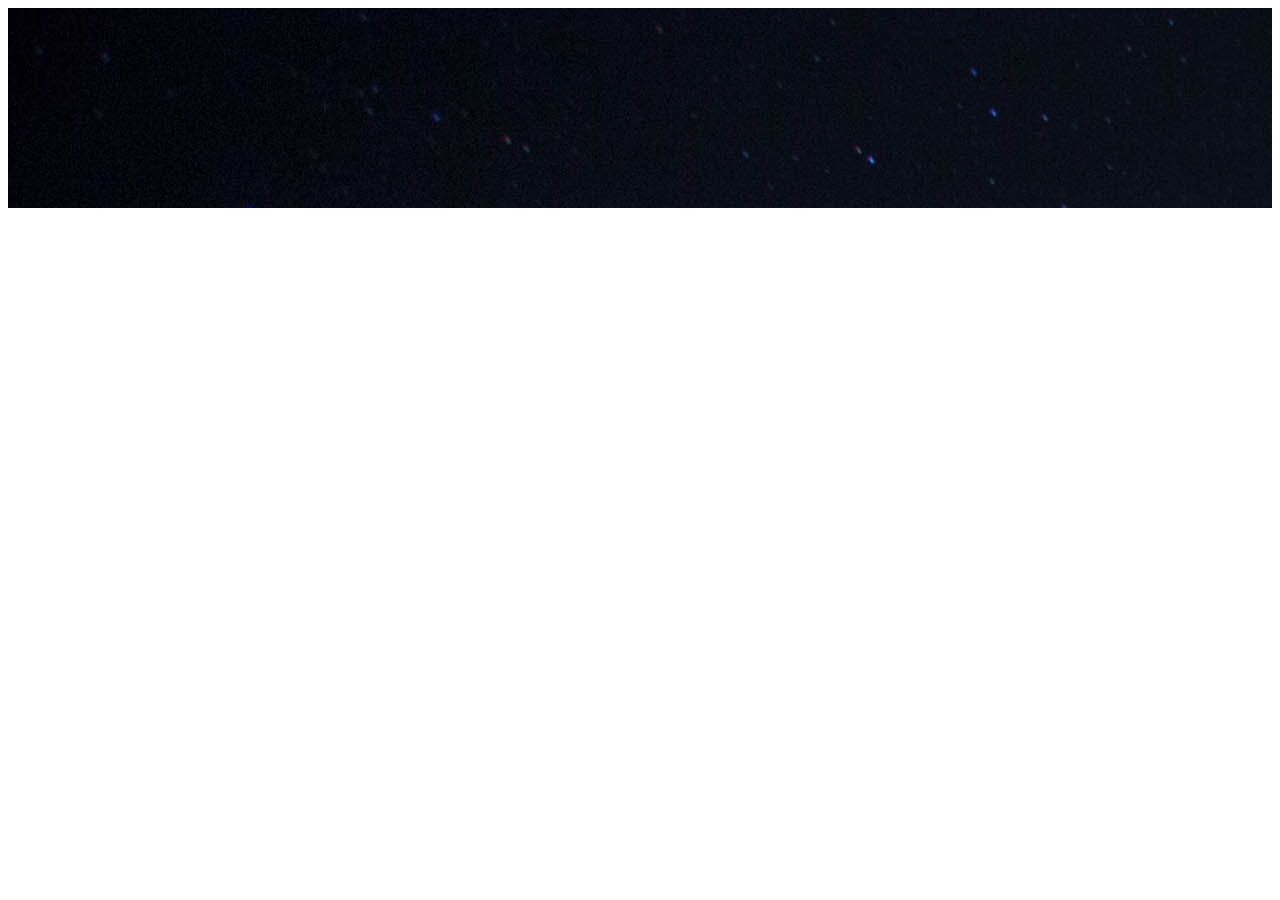
<file: bginfinitescroll/index.html>
<!DOCTYPE html>

<html>

<head>
	<title>ahhh yehhh</title>

	<link type="text/css" rel="stylesheet" href="style.css">
	
</head>

<body>


<div id="tech-slideshow">
    <div id="tech-slideshow-1"></div>
</div>

</body>

</html>
</file>
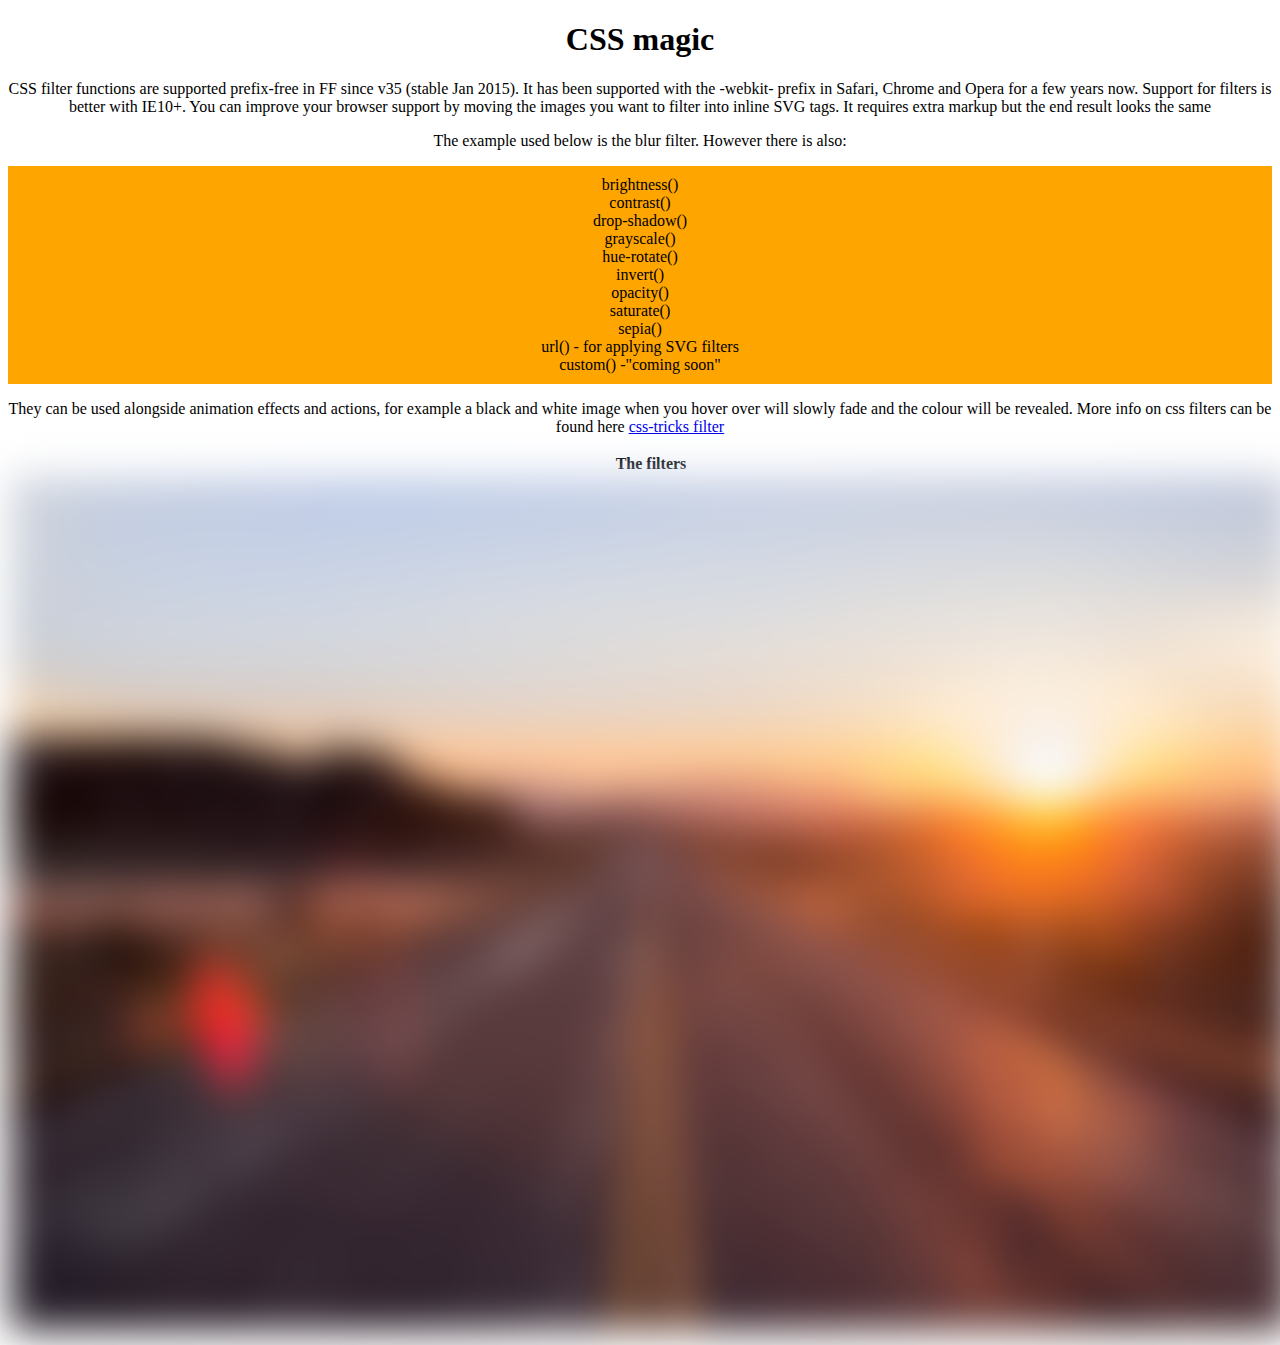
<file: cssfilters/index.html>
<!DOCTYPE html>
<html>
	<head>
		<!-- a html comment test --> 
		<title>CSS filters</title>
		
		<link type="text/css" rel="stylesheet" href="style.css"/>
		
	</head>
	
	
<body>

	<h1>CSS magic</h1>
	<p>CSS filter functions are supported prefix-free in FF since v35 (stable Jan 2015). It has been supported with the -webkit- prefix in Safari, Chrome and Opera for a few years now. Support for filters is better with IE10+. You can improve your browser support by moving the images you want to filter into inline SVG tags. It requires extra markup but the end result looks the same</p>
	
	<p>The example used below is the blur filter. However there is also:</p>
		<ul>
			<li>brightness()</li>
			<li>contrast()</li>
			<li>drop-shadow()</li>
			<li>grayscale()</li>
			<li>hue-rotate()</li>
			<li>invert()</li>
			<li>opacity()</li>
			<li>saturate()</li>
			<li>sepia()</li>
			<li>url() - for applying SVG filters</li>
			<li>custom() -"coming soon"</li>
		</ul>
		
	<p>They can be used alongside animation effects and actions, for example a black and white image when you hover over will slowly fade and the colour will be revealed. More info on css filters can be found here <a href="https://css-tricks.com/almanac/properties/f/filter/">css-tricks filter</a></p>
	
	<!-- putting the image/s in a table for the sake of it -->
	<table>
		<thead>
			<th> The filters </th>
		</thead>
		
	<tbody>	
		<td>
			<img class="blur" src="images/bgim.jpg">
		</td>
	</tbody
	
	
</body>

</html>
</file>
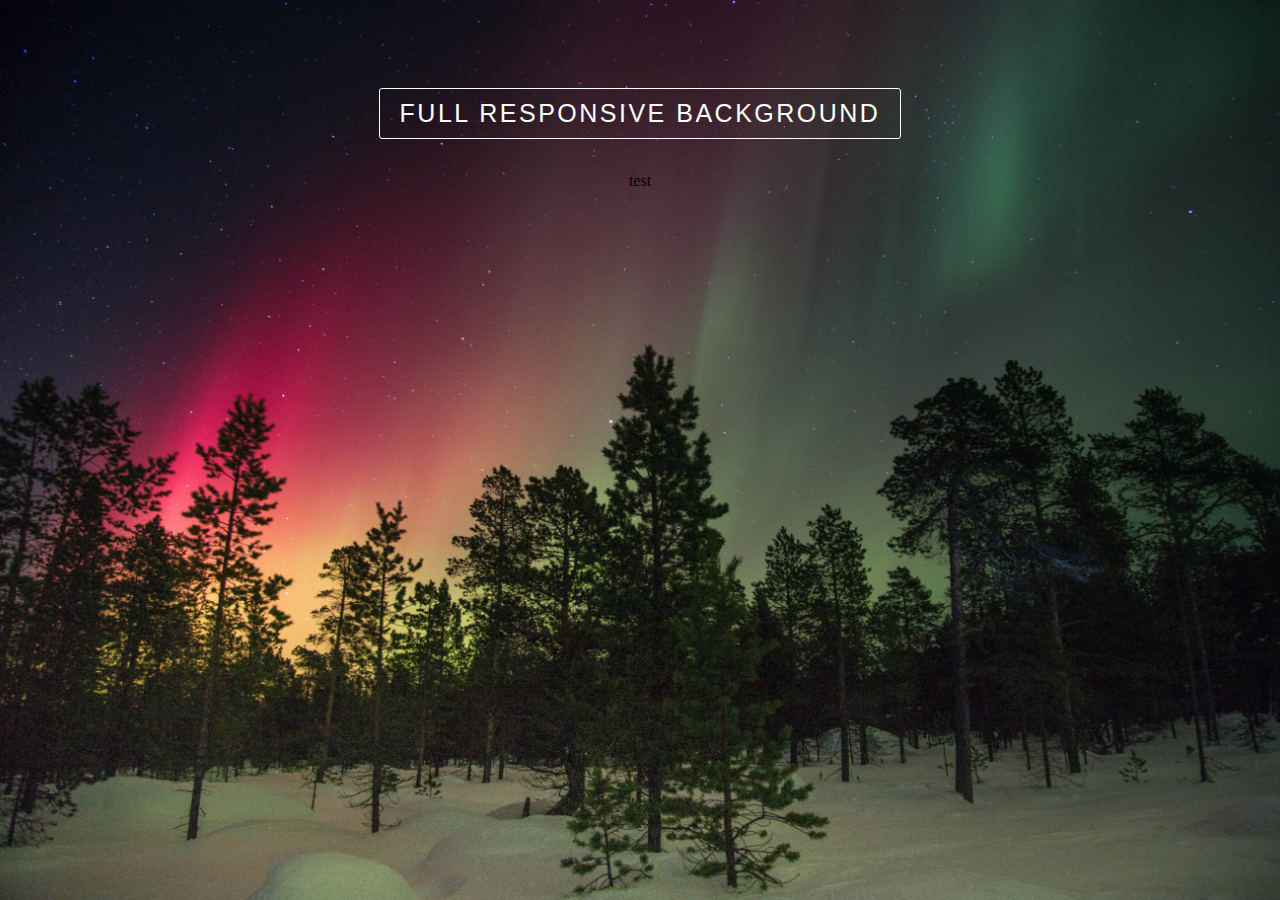
<file: fullresponsivebg/index.html>
<!DOCTYPE html>
<html>
	<head> 
		<title>responsive full bg</title>
		<link type="text/css" rel="stylesheet" href="style/main.css">
	</head>
	
	<body>
	
	<div id="bg">
	
	<div id="left">
	<h1> Full Responsive Background </h1>
	</div>
	
	<p> test </p>
	
	
	</div>

	</body>
	
</html>
</file>
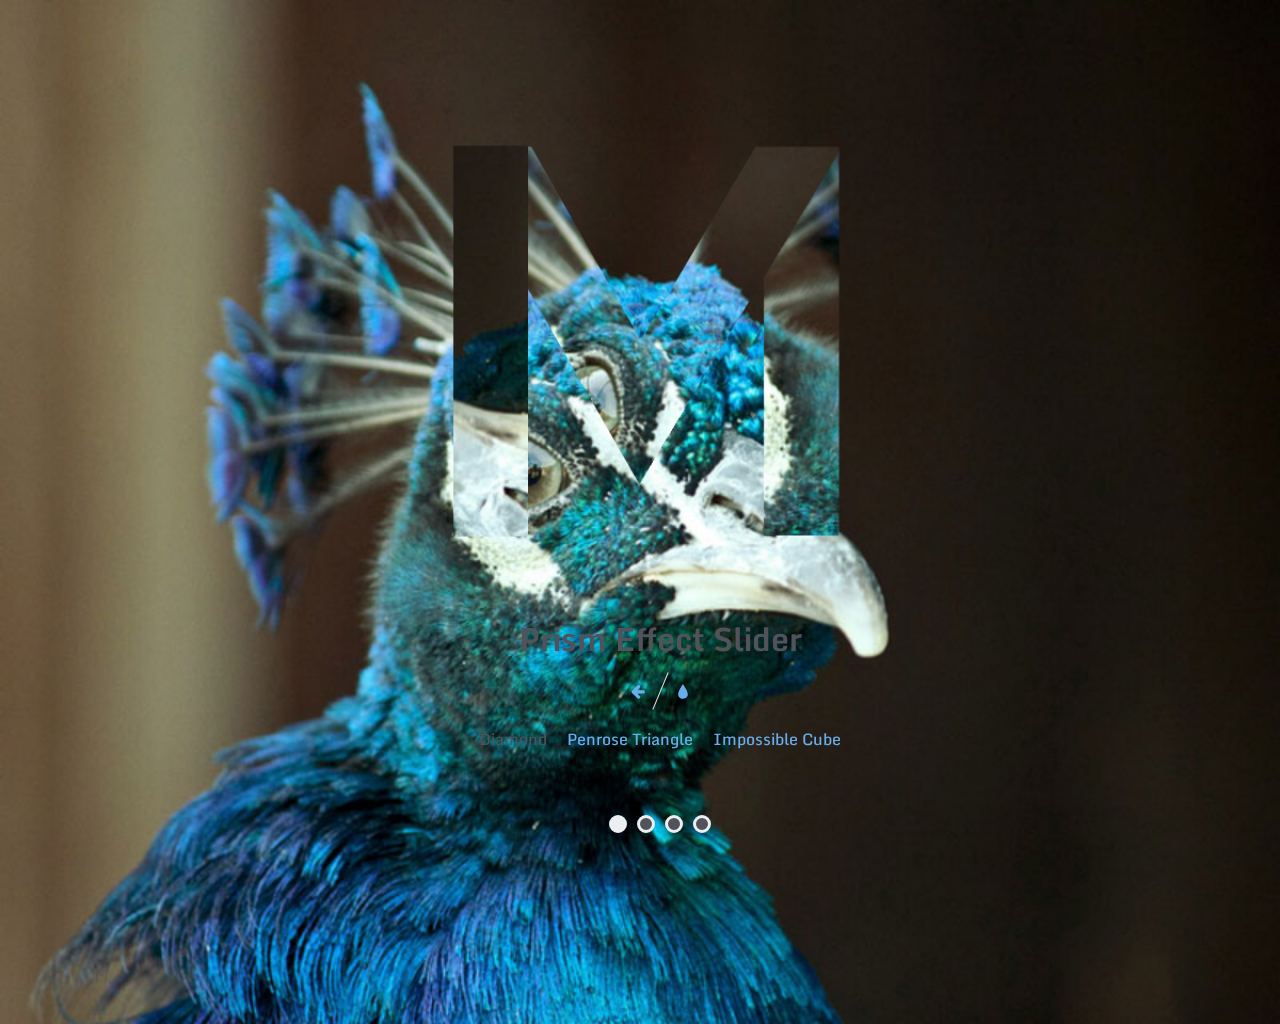
<file: Mwithsliderbg/index.html>
<!DOCTYPE html>
<html lang="en" class="no-js">
	<head>
		<meta charset="UTF-8" />
		<meta http-equiv="X-UA-Compatible" content="IE=edge">
		<meta name="viewport" content="width=device-width, initial-scale=1">
		<title>Prism Effect Slider | Demo 1</title>
		<meta name="description" content="Prism slider using canvas globalCompositeOperation" />
		<meta name="keywords" content="prism, images, globalCompositeOperation, canvas, demo, web design, slider" />
		<meta name="author" content="Claudio Calautti for Codrops" />
		<link rel="shortcut icon" href="../favicon.ico">
		<link rel="stylesheet" type="text/css" href="css/normalize.css" />
		<link rel="stylesheet" type="text/css" href="css/demo.css" />
		<link rel="stylesheet" type="text/css" href="css/component.css" />
		<!--[if IE]>
  		<script src="http://html5shiv.googlecode.com/svn/trunk/html5.js"></script>
		<![endif]-->
	</head>
	<body class="demo-1">
		<div class="cache">
					<!-- masks -->
					<img src="img/masks/back.png">
					<img src="img/masks/middle.png">
					<img src="img/masks/front.png">
					<!-- photos -->
					<img src="img/bird-a.jpg">
		</div>
		<div class="prism-slider">
			<ul class="navigation">
							

				<div class="container">
		
					<header class="codrops-header">
					<h1>Prism Effect Slider</h1>
					<div class="codrops-links">
						<a class="codrops-icon codrops-icon--prev" href="http://tympanus.net/Tutorials/SVGLoaderGSAP/" title="Previous Demo"><span>Previous Demo</span></a>
						<a class="codrops-icon codrops-icon--drop" href="http://tympanus.net/codrops/?p=23787" title="Back to the article"><span>Back to the Codrops article</span></a>
					</div>
					<nav class="codrops-demos">
						<a class="current-demo" href="index.html">Diamond</a>
						<a href="index2.html">Penrose Triangle</a>
						<a href="index3.html">Impossible Cube</a>
					</nav>
					</header>
				</div>
			
		

		
				

		
			
	
		</ul>
		
	</div>	
			


		<!-- JS -->
		<script src="js/utils/rAF.js"></script>
		<script src="js/utils/easing.js"></script>
		<script src="js/PrismSlider.js"></script>
		<script src="js/slideshow1.js"></script>
	</body>
</html>
</file>
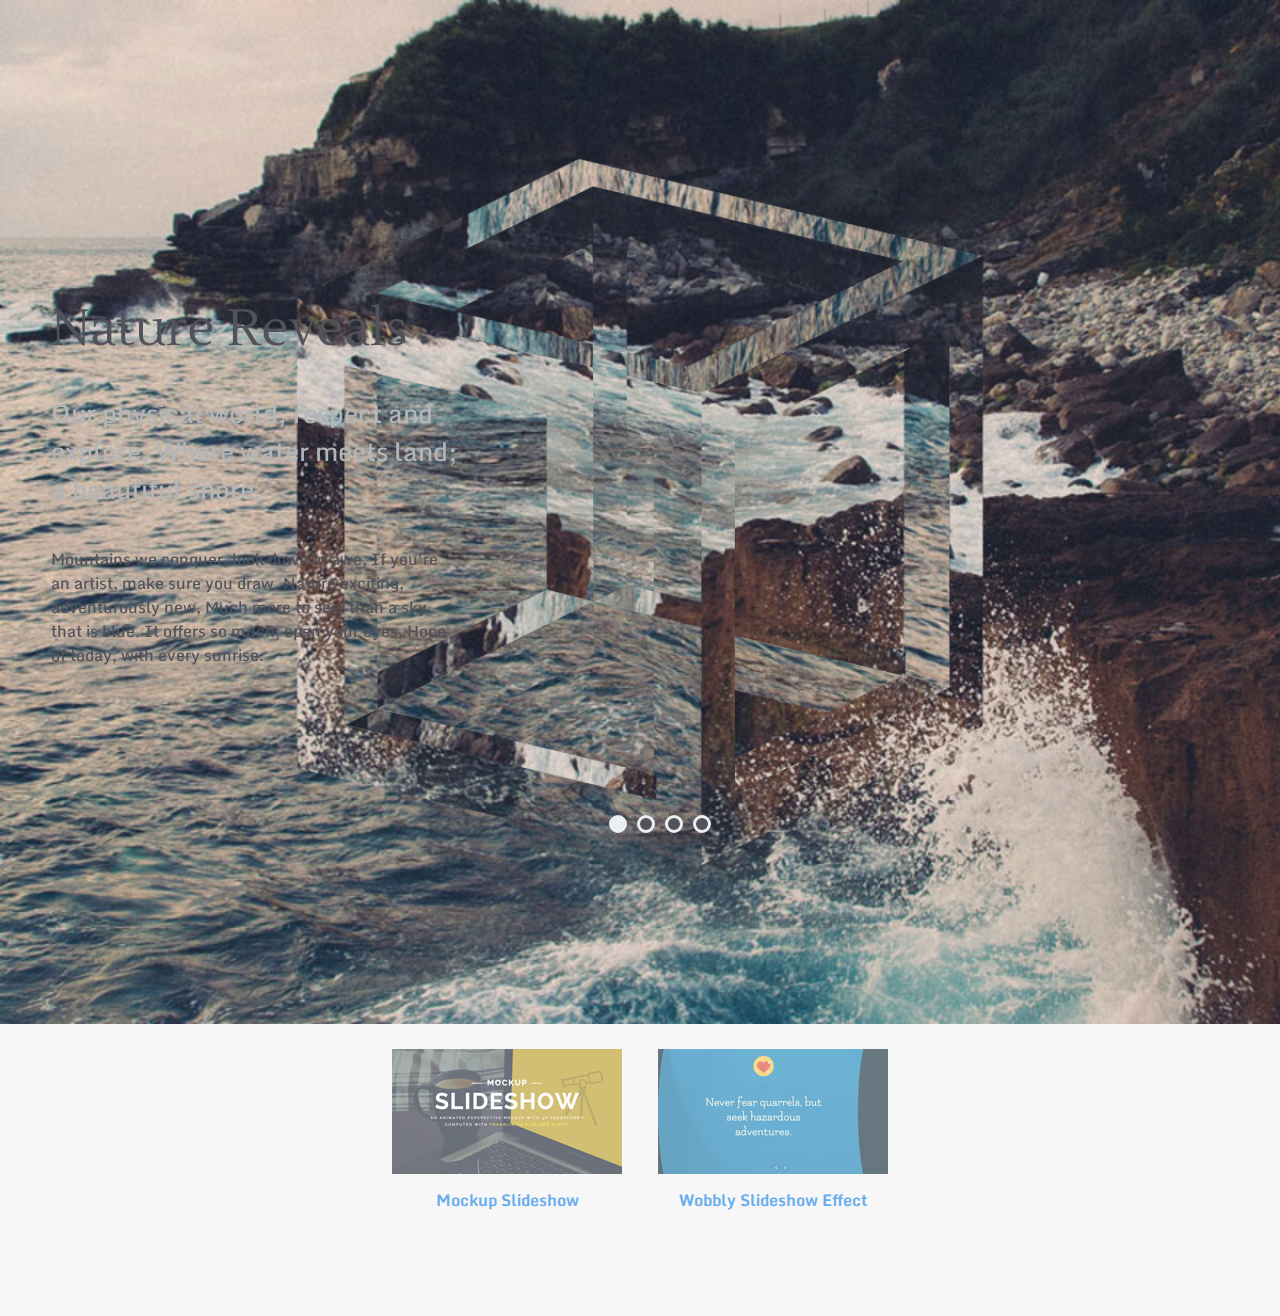
<file: Mwithsliderbg/index3.html>
<!DOCTYPE html>
<html lang="en" class="no-js">
	<head>
		<meta charset="UTF-8" />
		<meta http-equiv="X-UA-Compatible" content="IE=edge">
		<meta name="viewport" content="width=device-width, initial-scale=1">
		<title>Prism Effect Slider | Demo 3</title>
		<meta name="description" content="Prism slider using canvas globalCompositeOperation" />
		<meta name="keywords" content="prism, images, globalCompositeOperation, canvas, demo, web design, slider" />
		<meta name="author" content="Claudio Calautti for Codrops" />
		<link rel="shortcut icon" href="../favicon.ico">
		<link rel="stylesheet" type="text/css" href="css/normalize.css" />
		<link rel="stylesheet" type="text/css" href="css/demo.css" />
		<link rel="stylesheet" type="text/css" href="css/component.css" />
		<!--[if IE]>
  		<script src="http://html5shiv.googlecode.com/svn/trunk/html5.js"></script>
		<![endif]-->
	</head>
	<body class="demo-3">
		<div class="container">
			<header class="codrops-header">
				<h1>Prism Effect Slider</h1>
				<div class="codrops-links">
					<a class="codrops-icon codrops-icon--prev" href="http://tympanus.net/Tutorials/SVGLoaderGSAP/" title="Previous Demo"><span>Previous Demo</span></a>
					<a class="codrops-icon codrops-icon--drop" href="http://tympanus.net/codrops/?p=23787" title="Back to the article"><span>Back to the Codrops article</span></a>
				</div>
				<nav class="codrops-demos">
					<a href="index.html">Diamond</a>
					<a href="index2.html">Penrose Triangle</a>
					<a class="current-demo" href="index3.html">Impossible Cube</a>
				</nav>
			</header>
			<div class="content">
				<!-- Start Demo -->

				<div class="cache">
					<!-- masks -->
					<img src="img/masks/cube-a.svg">
					<img src="img/masks/cube-b.svg">
					<img src="img/masks/cube-c.svg">
					<!-- photos -->
					<img src="img/nature-a.jpg">
					<img src="img/nature-b.jpg">
					<img src="img/nature-c.jpg">
					<img src="img/nature-d.jpg">
				</div>

				<div class="wrapper">
					<div class="prism-slider prism-slider--left">
						<ul class="navigation"></ul>
					</div>
					<div class="copy copy--left">
						<article>
							<h2>Nature Reveals</h2>
							<p>
								Our physical world, respect and explore,
								Where water meets land; a beautiful shore.
							</p>
							<p>
								Mountains we conquer, look down in awe,
								If you're an artist, make sure you draw.
								Nature exciting, adventurously new,
								Much more to see, than a sky that is blue.
								It offers so much, open your eyes,
								Hope of today, with every sunrise.
							</p>
						</article>
					</div>
				</div>

				<!-- End Demo -->
			</div>
			<!-- Related demos -->
			<section class="content content--related">
				<p>If you enjoyed this demo you might also like:</p>
				<a class="media-item" href="http://tympanus.net/Development/MockupSlideshow/">
					<img class="media-item__img" src="img/related/MockupSlideshow.png">
					<h3 class="media-item__title">Mockup Slideshow</h3>
				</a>
				<a class="media-item" href="http://tympanus.net/Development/WobblySlideshowEffect/">
					<img class="media-item__img" src="img/related/WobblySlideshowEffect.png">
					<h3 class="media-item__title">Wobbly Slideshow Effect</h3>
				</a>
			</section>
		</div><!-- /container -->

		<!-- JS -->
		<script src="js/utils/rAF.js"></script>
		<script src="js/utils/easing.js"></script>
		<script src="js/PrismSlider.js"></script>
		<script src="js/slideshow3.js"></script>
	</body>
</html>
</file>
<file: bginfinitescroll/style.css>
#tech-slideshow {
    height: 200px;
    position: relative;
    overflow: hidden;
}
#tech-slideshow > div {
    height: 200px;
    width: 2526px;
    background: url(images/photo.jpg);
    position: absolute;
    top: 0;
    left: 0;
    height: 100%;
    
    -moz-transition:  opacity 0.5s ease-out; 
       -o-transition: opacity 0.5s ease-out; 
  -webkit-transition: opacity 0.5s ease-out; 
      -ms-transition: opacity 0.5s ease-out; 

    -webkit-animation: moveSlideshow 60s linear infinite;
    -moz-animation:    moveSlideshow 60s linear infinite;
    
}

@-webkit-keyframes moveSlideshow {
    0% { left: 0; }
    100% { left: -1684px; }
}
@-moz-keyframes moveSlideshow {
    0% { left: 0; }
    100% { left: -1684px; }
}
</file>
<file: cssfilters/style.css>
/* a css comment example */

.blur {
  -webkit-filter: blur(20px);
  filter: blur(20px);
}

h1, ul, p {

text-align: center;
	
}

ul {
list-style-type: none;
background-color: orange;
padding: 10px;
}
</file>
<file: fullresponsivebg/style/main.css>
body {

  background: url(images/image.jpg) center center no-repeat fixed;
   background-size: cover;
  
}

#bg {
text-align:center;
}

div h1 {

  border: 1px solid #fff;
  padding: 10px 20px;
  font-family: arial;
  display: inline-block;
  font-size: 25px;
  color: #fff;
  font-weight: 100;
  letter-spacing: 0.1em;
  text-transform: uppercase;
  margin-top: 80px;
  border-radius: 3px;
  }
</file>
<file: Mwithsliderbg/css/demo.css>
@import url(http://fonts.googleapis.com/css?family=Monda:400,700|Lustria);

@font-face {
	font-weight: normal;
	font-style: normal;
	font-family: 'codropsicons';
	src:url('../fonts/codropsicons/codropsicons.eot');
	src:url('../fonts/codropsicons/codropsicons.eot?#iefix') format('embedded-opentype'),
		url('../fonts/codropsicons/codropsicons.woff') format('woff'),
		url('../fonts/codropsicons/codropsicons.ttf') format('truetype'),
		url('../fonts/codropsicons/codropsicons.svg#codropsicons') format('svg');
}

*, *:after, *:before { -webkit-box-sizing: border-box; box-sizing: border-box; }
.clearfix:before, .clearfix:after {display: table;  content: ''; }
.clearfix:after { clear: both; }

body {
	background: #f7f7f7;
	color: #52525a;
	font-weight: 500;
	font-size: 1em;
	line-height: 1.5;
	font-family: 'Monda', Arial, sans-serif;
}

a {
	outline: none;
	color: #69AEEC;
	text-decoration: none;
}

a:hover, a:focus {
	color: #52525A;
}

h2 {
	font-weight: 400;
	font-family: 'Lustria', serif;
}

/* Header */
.codrops-header {
	padding: 3em 1em 4em;
	text-align: center;
}

.codrops-header h1 {
	margin: 0;
	font-size: 2em;
	line-height: 1;
	padding: 0 0 0.5em;
}

/* Top Navigation Style */
.codrops-links {
	position: relative;
	display: inline-block;
	text-align: center;
	white-space: nowrap;
	min-height: 30px;
}

.codrops-links::after {
	position: absolute;
	top: 0;
	left: 50%;
	width: 1px;
	height: 100%;
	background: #DFDDDD;
	content: '';
	-webkit-transform: rotate3d(0,0,1,22.5deg);
	transform: rotate3d(0,0,1,22.5deg);
}

.codrops-icon {
	display: inline-block;
	margin: 0.5em;
	padding: 0;
	width: 1.5em;
	text-decoration: none;
}

.codrops-icon span {
	display: none;
}

.codrops-icon:before {
	margin: 0 5px;
	text-transform: none;
	font-weight: normal;
	font-style: normal;
	font-variant: normal;
	font-family: 'codropsicons';
	line-height: 1;

	speak: none;
	-webkit-font-smoothing: antialiased;
}

.codrops-icon--drop:before {
	content: "\e001";
}

.codrops-icon--prev:before {
	content: "\e004";
}

/* Demo links */
.codrops-demos {
	margin: 1em 0 0;
}

.codrops-demos a {
	display: inline-block;
	margin: 0 0.5em;
}

.codrops-demos a.current-demo {
	color: #52525A;
}

/* Related demos */
.content--related {
	padding: 8em 0 5em;
	text-align: center;
	font-weight: bold;
}

.media-item {
	display: inline-block;
	padding: 1em;
	vertical-align: top;
	-webkit-transition: color 0.3s;
	transition: color 0.3s;
}

.media-item__img {
	max-width: 100%;
	opacity: 0.7;
	-webkit-transition: opacity 0.3s;
	transition: opacity 0.3s;
}

.media-item:hover .media-item__img,
.media-item:focus .media-item__img {
	opacity: 1;
}

.media-item__title {
	margin: 0;
	padding: 0.5em;
	font-size: 1em;
}

@media screen and (max-width: 50em) {
	.codrops-header {
		padding: 3em 10% 4em;
	}
}

@media screen and (max-width: 40em) {
	.codrops-header h1 {
		font-size: 2.8em;
	}
}
</file>
<file: Mwithsliderbg/css/component.css>
/* Article Layout */
.wrapper {
	width: 100%;
	background: white;
}

.wrapper:after {
	content: '';
	clear: both;
	display: block;
}

.wrapper .copy {
	width: 40%;
	float: left;
	position: relative;
}

.demo-2 .wrapper .copy {
	float: right;
}

.wrapper .copy:before {
	width: 0;
	height: 0;
	float: left;
	padding-bottom: 119%;
	content: '';
}

.wrapper .copy article {
	margin: auto;
	padding: 4vw;
	position: absolute;
	top: 0;
	right: 0;
	bottom: 0;
	left: 0;
}

.wrapper .copy h2 {
	margin: 0;
	font-size: 3em;
	font-size: 4vw;
}

.wrapper .copy p:first-of-type {
	color: #b1b6ba;
	font-size: 1.5em;
	font-size: 2vw;
	margin-bottom: 1.5em;
}




/* PrismSlider */
.cache {
	display: none;
}

.prism-slider {
	width: 100%
}

.prism-slider canvas {
	width: 100%;
	position: absolute;
	top: 0;
	left: 0;
}

.navigation {
	width: 100%;
	position: absolute;
	bottom: 5%;
	text-align: center;
	list-style: none;
	z-index: 1;
}

.navigation li {
	border: 3px solid #eceff1;
	width: 18px;
	height: 18px;
	margin: 0 5px;
	background: #52525a;
	border-radius: 50%;
	display: inline-block;
	cursor: pointer;
}

.navigation .active {
	background: #eceff1;
}

/* Media Queries */
@media screen and (max-width: 1024px) {
	.wrapper:after {
		display: none;
	}

	.wrapper .copy, .wrapper .prism-slider {
		width: 100%;
		float: none;
	}

	.wrapper .copy:before {
		display: none;
	}

	.wrapper .copy article {
		position: relative;
		padding: 50px;
		display: block;
	}

	.wrapper .copy h2 {
		font-size: 8vw;
	}

	.wrapper .copy p:first-of-type {
		font-size: 4vw;
	}

	.wrapper .prism-slider {
		padding-bottom: 80%;
	}

	.navigation li {
		width: 24px;
		height: 24px;
	}
}
</file>
